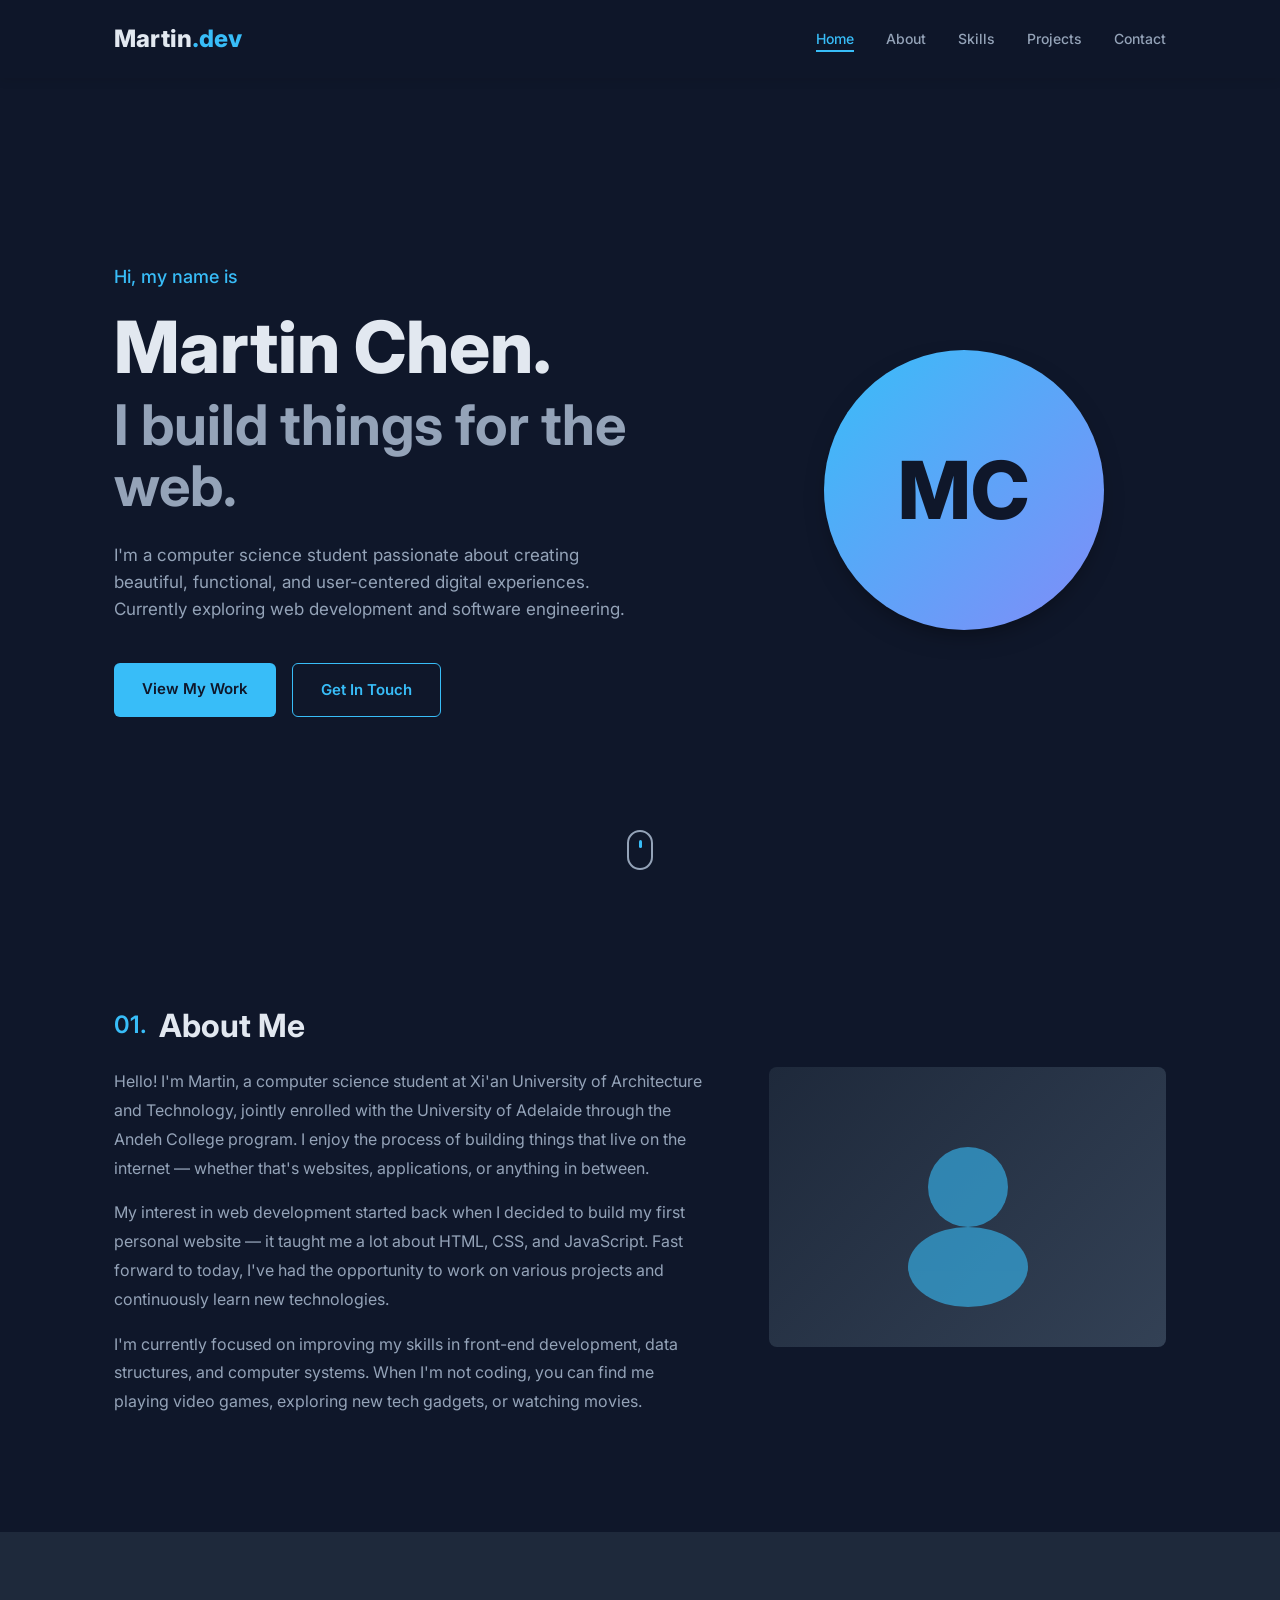
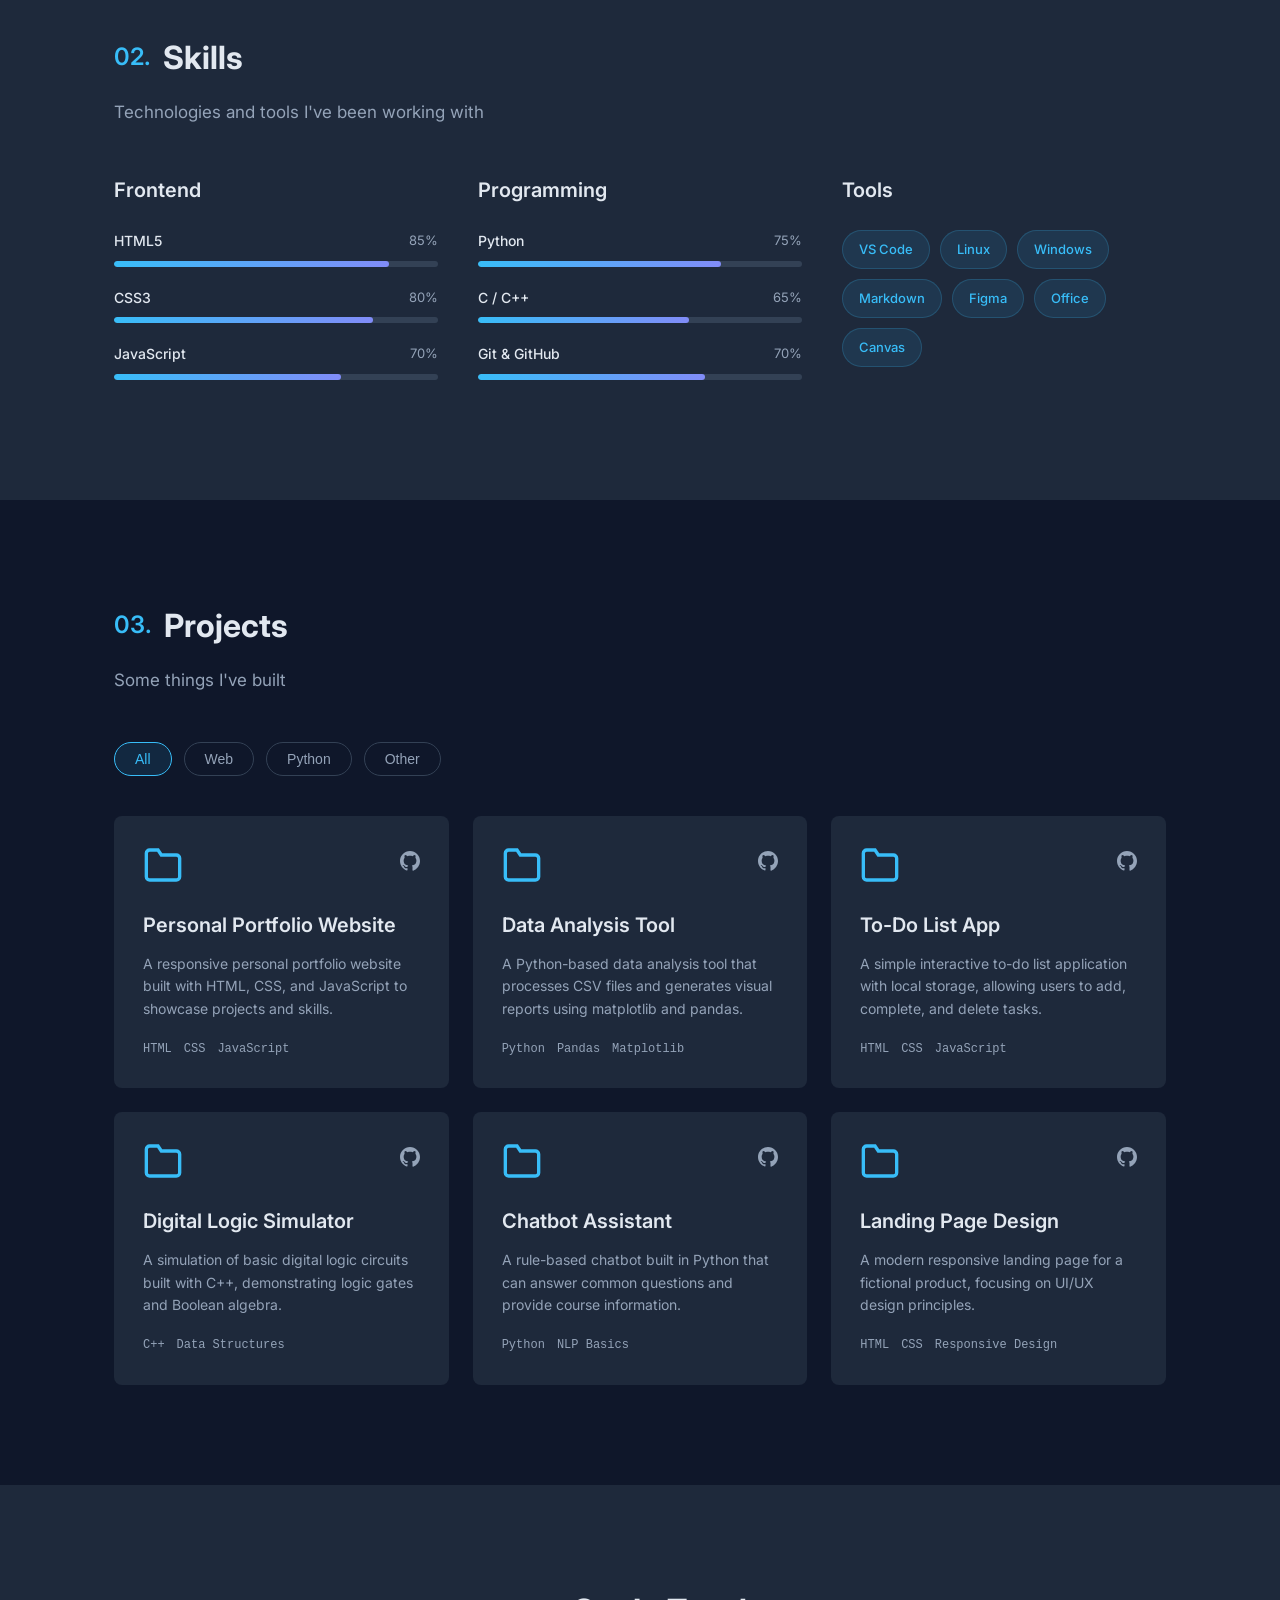
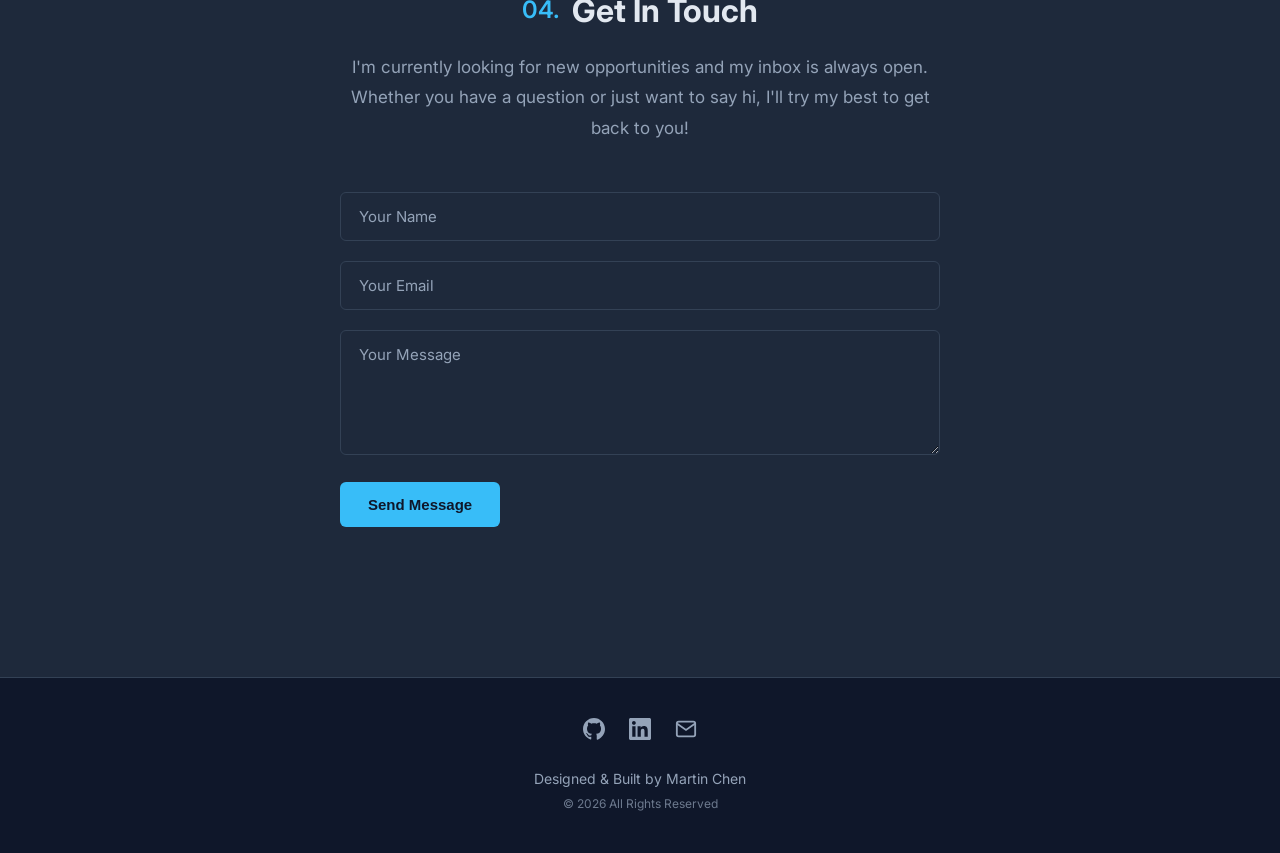
<file: index.html>
<!DOCTYPE html>
<html lang="en">
<head>
    <meta charset="UTF-8">
    <meta name="viewport" content="width=device-width, initial-scale=1.0">
    <title>Martin Chen | Portfolio</title>
    <link rel="stylesheet" href="style.css">
    <link rel="preconnect" href="https://fonts.googleapis.com">
    <link rel="preconnect" href="https://fonts.gstatic.com" crossorigin>
    <link href="https://fonts.googleapis.com/css2?family=Inter:wght@300;400;500;600;700;800&display=swap" rel="stylesheet">
</head>
<body>

    <!-- Navigation -->
    <nav class="navbar" id="navbar">
        <div class="nav-container">
            <a href="#home" class="nav-logo">Martin<span>.dev</span></a>
            <ul class="nav-menu" id="nav-menu">
                <li class="nav-item"><a href="#home" class="nav-link active">Home</a></li>
                <li class="nav-item"><a href="#about" class="nav-link">About</a></li>
                <li class="nav-item"><a href="#skills" class="nav-link">Skills</a></li>
                <li class="nav-item"><a href="#projects" class="nav-link">Projects</a></li>
                <li class="nav-item"><a href="#contact" class="nav-link">Contact</a></li>
            </ul>
            <div class="nav-toggle" id="nav-toggle">
                <span class="bar"></span>
                <span class="bar"></span>
                <span class="bar"></span>
            </div>
        </div>
    </nav>

    <!-- Hero Section -->
    <section id="home" class="hero">
        <div class="hero-container">
            <div class="hero-content">
                <p class="hero-greeting">Hi, my name is</p>
                <h1 class="hero-name">Martin Chen.</h1>
                <h2 class="hero-title">I build things for the web.</h2>
                <p class="hero-description">
                    I'm a computer science student passionate about creating
                    beautiful, functional, and user-centered digital experiences.
                    Currently exploring web development and software engineering.
                </p>
                <div class="hero-buttons">
                    <a href="#projects" class="btn btn-primary">View My Work</a>
                    <a href="#contact" class="btn btn-outline">Get In Touch</a>
                </div>
            </div>
            <div class="hero-visual">
                <div class="avatar-circle">
                    <span class="avatar-text">MC</span>
                </div>
            </div>
        </div>
        <div class="scroll-indicator">
            <div class="mouse">
                <div class="wheel"></div>
            </div>
        </div>
    </section>

    <!-- About Section -->
    <section id="about" class="section">
        <div class="container">
            <h2 class="section-title"><span class="section-number">01.</span> About Me</h2>
            <div class="about-content">
                <div class="about-text">
                    <p>
                        Hello! I'm Martin, a computer science student at Xi'an University of Architecture and Technology,
                        jointly enrolled with the University of Adelaide through the Andeh College program.
                        I enjoy the process of building things that live on the internet — whether that's websites,
                        applications, or anything in between.
                    </p>
                    <p>
                        My interest in web development started back when I decided to build my first personal website —
                        it taught me a lot about HTML, CSS, and JavaScript. Fast forward to today,
                        I've had the opportunity to work on various projects and continuously learn new technologies.
                    </p>
                    <p>
                        I'm currently focused on improving my skills in front-end development, data structures,
                        and computer systems. When I'm not coding, you can find me playing video games,
                        exploring new tech gadgets, or watching movies.
                    </p>
                </div>
                <div class="about-image">
                    <div class="image-frame">
                        <div class="image-placeholder">
                            <svg viewBox="0 0 200 200" xmlns="http://www.w3.org/2000/svg">
                                <circle cx="100" cy="80" r="40" fill="var(--accent)"/>
                                <ellipse cx="100" cy="160" rx="60" ry="40" fill="var(--accent)"/>
                            </svg>
                        </div>
                    </div>
                </div>
            </div>
        </div>
    </section>

    <!-- Skills Section -->
    <section id="skills" class="section section-alt">
        <div class="container">
            <h2 class="section-title"><span class="section-number">02.</span> Skills</h2>
            <p class="section-subtitle">Technologies and tools I've been working with</p>
            <div class="skills-grid">
                <div class="skill-category">
                    <h3 class="skill-category-title">Frontend</h3>
                    <div class="skill-item">
                        <div class="skill-header">
                            <span class="skill-name">HTML5</span>
                            <span class="skill-percent">85%</span>
                        </div>
                        <div class="skill-bar">
                            <div class="skill-progress" data-progress="85"></div>
                        </div>
                    </div>
                    <div class="skill-item">
                        <div class="skill-header">
                            <span class="skill-name">CSS3</span>
                            <span class="skill-percent">80%</span>
                        </div>
                        <div class="skill-bar">
                            <div class="skill-progress" data-progress="80"></div>
                        </div>
                    </div>
                    <div class="skill-item">
                        <div class="skill-header">
                            <span class="skill-name">JavaScript</span>
                            <span class="skill-percent">70%</span>
                        </div>
                        <div class="skill-bar">
                            <div class="skill-progress" data-progress="70"></div>
                        </div>
                    </div>
                </div>
                <div class="skill-category">
                    <h3 class="skill-category-title">Programming</h3>
                    <div class="skill-item">
                        <div class="skill-header">
                            <span class="skill-name">Python</span>
                            <span class="skill-percent">75%</span>
                        </div>
                        <div class="skill-bar">
                            <div class="skill-progress" data-progress="75"></div>
                        </div>
                    </div>
                    <div class="skill-item">
                        <div class="skill-header">
                            <span class="skill-name">C / C++</span>
                            <span class="skill-percent">65%</span>
                        </div>
                        <div class="skill-bar">
                            <div class="skill-progress" data-progress="65"></div>
                        </div>
                    </div>
                    <div class="skill-item">
                        <div class="skill-header">
                            <span class="skill-name">Git & GitHub</span>
                            <span class="skill-percent">70%</span>
                        </div>
                        <div class="skill-bar">
                            <div class="skill-progress" data-progress="70"></div>
                        </div>
                    </div>
                </div>
                <div class="skill-category">
                    <h3 class="skill-category-title">Tools</h3>
                    <div class="tool-tags">
                        <span class="tool-tag">VS Code</span>
                        <span class="tool-tag">Linux</span>
                        <span class="tool-tag">Windows</span>
                        <span class="tool-tag">Markdown</span>
                        <span class="tool-tag">Figma</span>
                        <span class="tool-tag">Office</span>
                        <span class="tool-tag">Canvas</span>
                    </div>
                </div>
            </div>
        </div>
    </section>

    <!-- Projects Section -->
    <section id="projects" class="section">
        <div class="container">
            <h2 class="section-title"><span class="section-number">03.</span> Projects</h2>
            <p class="section-subtitle">Some things I've built</p>

            <div class="project-filters">
                <button class="filter-btn active" data-filter="all">All</button>
                <button class="filter-btn" data-filter="web">Web</button>
                <button class="filter-btn" data-filter="python">Python</button>
                <button class="filter-btn" data-filter="other">Other</button>
            </div>

            <div class="projects-grid">
                <div class="project-card" data-category="web">
                    <div class="project-card-inner">
                        <div class="project-top">
                            <svg class="folder-icon" viewBox="0 0 24 24" fill="none" stroke="currentColor" stroke-width="2">
                                <path d="M22 19a2 2 0 0 1-2 2H4a2 2 0 0 1-2-2V5a2 2 0 0 1 2-2h5l2 3h9a2 2 0 0 1 2 2z"/>
                            </svg>
                            <div class="project-links">
                                <a href="#" class="project-link" aria-label="GitHub Link">
                                    <svg viewBox="0 0 24 24" fill="currentColor" width="20" height="20">
                                        <path d="M12 0C5.37 0 0 5.37 0 12c0 5.31 3.435 9.795 8.205 11.385.6.105.825-.255.825-.57 0-.285-.015-1.23-.015-2.235-3.015.555-3.795-.735-4.035-1.41-.135-.345-.72-1.41-1.23-1.695-.42-.225-1.02-.78-.015-.795.945-.015 1.62.87 1.845 1.23 1.08 1.815 2.805 1.305 3.495.99.105-.78.42-1.305.765-1.605-2.67-.3-5.46-1.335-5.46-5.925 0-1.305.465-2.385 1.23-3.225-.12-.3-.54-1.53.12-3.18 0 0 1.005-.315 3.3 1.23.96-.27 1.98-.405 3-.405s2.04.135 3 .405c2.295-1.56 3.3-1.23 3.3-1.23.66 1.65.24 2.88.12 3.18.765.84 1.23 1.905 1.23 3.225 0 4.605-2.805 5.625-5.475 5.925.435.375.81 1.14.81 2.325 0 1.68-.015 3.03-.015 3.45 0 .315.225.69.825.57C20.565 21.795 24 17.295 24 12c0-6.63-5.37-12-12-12z"/>
                                    </svg>
                                </a>
                            </div>
                        </div>
                        <h3 class="project-title">Personal Portfolio Website</h3>
                        <p class="project-description">
                            A responsive personal portfolio website built with HTML, CSS, and JavaScript
                            to showcase projects and skills.
                        </p>
                        <ul class="project-tech">
                            <li>HTML</li>
                            <li>CSS</li>
                            <li>JavaScript</li>
                        </ul>
                    </div>
                </div>

                <div class="project-card" data-category="python">
                    <div class="project-card-inner">
                        <div class="project-top">
                            <svg class="folder-icon" viewBox="0 0 24 24" fill="none" stroke="currentColor" stroke-width="2">
                                <path d="M22 19a2 2 0 0 1-2 2H4a2 2 0 0 1-2-2V5a2 2 0 0 1 2-2h5l2 3h9a2 2 0 0 1 2 2z"/>
                            </svg>
                            <div class="project-links">
                                <a href="#" class="project-link" aria-label="GitHub Link">
                                    <svg viewBox="0 0 24 24" fill="currentColor" width="20" height="20">
                                        <path d="M12 0C5.37 0 0 5.37 0 12c0 5.31 3.435 9.795 8.205 11.385.6.105.825-.255.825-.57 0-.285-.015-1.23-.015-2.235-3.015.555-3.795-.735-4.035-1.41-.135-.345-.72-1.41-1.23-1.695-.42-.225-1.02-.78-.015-.795.945-.015 1.62.87 1.845 1.23 1.08 1.815 2.805 1.305 3.495.99.105-.78.42-1.305.765-1.605-2.67-.3-5.46-1.335-5.46-5.925 0-1.305.465-2.385 1.23-3.225-.12-.3-.54-1.53.12-3.18 0 0 1.005-.315 3.3 1.23.96-.27 1.98-.405 3-.405s2.04.135 3 .405c2.295-1.56 3.3-1.23 3.3-1.23.66 1.65.24 2.88.12 3.18.765.84 1.23 1.905 1.23 3.225 0 4.605-2.805 5.625-5.475 5.925.435.375.81 1.14.81 2.325 0 1.68-.015 3.03-.015 3.45 0 .315.225.69.825.57C20.565 21.795 24 17.295 24 12c0-6.63-5.37-12-12-12z"/>
                                    </svg>
                                </a>
                            </div>
                        </div>
                        <h3 class="project-title">Data Analysis Tool</h3>
                        <p class="project-description">
                            A Python-based data analysis tool that processes CSV files and generates
                            visual reports using matplotlib and pandas.
                        </p>
                        <ul class="project-tech">
                            <li>Python</li>
                            <li>Pandas</li>
                            <li>Matplotlib</li>
                        </ul>
                    </div>
                </div>

                <div class="project-card" data-category="web">
                    <div class="project-card-inner">
                        <div class="project-top">
                            <svg class="folder-icon" viewBox="0 0 24 24" fill="none" stroke="currentColor" stroke-width="2">
                                <path d="M22 19a2 2 0 0 1-2 2H4a2 2 0 0 1-2-2V5a2 2 0 0 1 2-2h5l2 3h9a2 2 0 0 1 2 2z"/>
                            </svg>
                            <div class="project-links">
                                <a href="#" class="project-link" aria-label="GitHub Link">
                                    <svg viewBox="0 0 24 24" fill="currentColor" width="20" height="20">
                                        <path d="M12 0C5.37 0 0 5.37 0 12c0 5.31 3.435 9.795 8.205 11.385.6.105.825-.255.825-.57 0-.285-.015-1.23-.015-2.235-3.015.555-3.795-.735-4.035-1.41-.135-.345-.72-1.41-1.23-1.695-.42-.225-1.02-.78-.015-.795.945-.015 1.62.87 1.845 1.23 1.08 1.815 2.805 1.305 3.495.99.105-.78.42-1.305.765-1.605-2.67-.3-5.46-1.335-5.46-5.925 0-1.305.465-2.385 1.23-3.225-.12-.3-.54-1.53.12-3.18 0 0 1.005-.315 3.3 1.23.96-.27 1.98-.405 3-.405s2.04.135 3 .405c2.295-1.56 3.3-1.23 3.3-1.23.66 1.65.24 2.88.12 3.18.765.84 1.23 1.905 1.23 3.225 0 4.605-2.805 5.625-5.475 5.925.435.375.81 1.14.81 2.325 0 1.68-.015 3.03-.015 3.45 0 .315.225.69.825.57C20.565 21.795 24 17.295 24 12c0-6.63-5.37-12-12-12z"/>
                                    </svg>
                                </a>
                            </div>
                        </div>
                        <h3 class="project-title">To-Do List App</h3>
                        <p class="project-description">
                            A simple interactive to-do list application with local storage,
                            allowing users to add, complete, and delete tasks.
                        </p>
                        <ul class="project-tech">
                            <li>HTML</li>
                            <li>CSS</li>
                            <li>JavaScript</li>
                        </ul>
                    </div>
                </div>

                <div class="project-card" data-category="other">
                    <div class="project-card-inner">
                        <div class="project-top">
                            <svg class="folder-icon" viewBox="0 0 24 24" fill="none" stroke="currentColor" stroke-width="2">
                                <path d="M22 19a2 2 0 0 1-2 2H4a2 2 0 0 1-2-2V5a2 2 0 0 1 2-2h5l2 3h9a2 2 0 0 1 2 2z"/>
                            </svg>
                            <div class="project-links">
                                <a href="#" class="project-link" aria-label="GitHub Link">
                                    <svg viewBox="0 0 24 24" fill="currentColor" width="20" height="20">
                                        <path d="M12 0C5.37 0 0 5.37 0 12c0 5.31 3.435 9.795 8.205 11.385.6.105.825-.255.825-.57 0-.285-.015-1.23-.015-2.235-3.015.555-3.795-.735-4.035-1.41-.135-.345-.72-1.41-1.23-1.695-.42-.225-1.02-.78-.015-.795.945-.015 1.62.87 1.845 1.23 1.08 1.815 2.805 1.305 3.495.99.105-.78.42-1.305.765-1.605-2.67-.3-5.46-1.335-5.46-5.925 0-1.305.465-2.385 1.23-3.225-.12-.3-.54-1.53.12-3.18 0 0 1.005-.315 3.3 1.23.96-.27 1.98-.405 3-.405s2.04.135 3 .405c2.295-1.56 3.3-1.23 3.3-1.23.66 1.65.24 2.88.12 3.18.765.84 1.23 1.905 1.23 3.225 0 4.605-2.805 5.625-5.475 5.925.435.375.81 1.14.81 2.325 0 1.68-.015 3.03-.015 3.45 0 .315.225.69.825.57C20.565 21.795 24 17.295 24 12c0-6.63-5.37-12-12-12z"/>
                                    </svg>
                                </a>
                            </div>
                        </div>
                        <h3 class="project-title">Digital Logic Simulator</h3>
                        <p class="project-description">
                            A simulation of basic digital logic circuits built with C++,
                            demonstrating logic gates and Boolean algebra.
                        </p>
                        <ul class="project-tech">
                            <li>C++</li>
                            <li>Data Structures</li>
                        </ul>
                    </div>
                </div>

                <div class="project-card" data-category="python">
                    <div class="project-card-inner">
                        <div class="project-top">
                            <svg class="folder-icon" viewBox="0 0 24 24" fill="none" stroke="currentColor" stroke-width="2">
                                <path d="M22 19a2 2 0 0 1-2 2H4a2 2 0 0 1-2-2V5a2 2 0 0 1 2-2h5l2 3h9a2 2 0 0 1 2 2z"/>
                            </svg>
                            <div class="project-links">
                                <a href="#" class="project-link" aria-label="GitHub Link">
                                    <svg viewBox="0 0 24 24" fill="currentColor" width="20" height="20">
                                        <path d="M12 0C5.37 0 0 5.37 0 12c0 5.31 3.435 9.795 8.205 11.385.6.105.825-.255.825-.57 0-.285-.015-1.23-.015-2.235-3.015.555-3.795-.735-4.035-1.41-.135-.345-.72-1.41-1.23-1.695-.42-.225-1.02-.78-.015-.795.945-.015 1.62.87 1.845 1.23 1.08 1.815 2.805 1.305 3.495.99.105-.78.42-1.305.765-1.605-2.67-.3-5.46-1.335-5.46-5.925 0-1.305.465-2.385 1.23-3.225-.12-.3-.54-1.53.12-3.18 0 0 1.005-.315 3.3 1.23.96-.27 1.98-.405 3-.405s2.04.135 3 .405c2.295-1.56 3.3-1.23 3.3-1.23.66 1.65.24 2.88.12 3.18.765.84 1.23 1.905 1.23 3.225 0 4.605-2.805 5.625-5.475 5.925.435.375.81 1.14.81 2.325 0 1.68-.015 3.03-.015 3.45 0 .315.225.69.825.57C20.565 21.795 24 17.295 24 12c0-6.63-5.37-12-12-12z"/>
                                    </svg>
                                </a>
                            </div>
                        </div>
                        <h3 class="project-title">Chatbot Assistant</h3>
                        <p class="project-description">
                            A rule-based chatbot built in Python that can answer common questions
                            and provide course information.
                        </p>
                        <ul class="project-tech">
                            <li>Python</li>
                            <li>NLP Basics</li>
                        </ul>
                    </div>
                </div>

                <div class="project-card" data-category="web">
                    <div class="project-card-inner">
                        <div class="project-top">
                            <svg class="folder-icon" viewBox="0 0 24 24" fill="none" stroke="currentColor" stroke-width="2">
                                <path d="M22 19a2 2 0 0 1-2 2H4a2 2 0 0 1-2-2V5a2 2 0 0 1 2-2h5l2 3h9a2 2 0 0 1 2 2z"/>
                            </svg>
                            <div class="project-links">
                                <a href="#" class="project-link" aria-label="GitHub Link">
                                    <svg viewBox="0 0 24 24" fill="currentColor" width="20" height="20">
                                        <path d="M12 0C5.37 0 0 5.37 0 12c0 5.31 3.435 9.795 8.205 11.385.6.105.825-.255.825-.57 0-.285-.015-1.23-.015-2.235-3.015.555-3.795-.735-4.035-1.41-.135-.345-.72-1.41-1.23-1.695-.42-.225-1.02-.78-.015-.795.945-.015 1.62.87 1.845 1.23 1.08 1.815 2.805 1.305 3.495.99.105-.78.42-1.305.765-1.605-2.67-.3-5.46-1.335-5.46-5.925 0-1.305.465-2.385 1.23-3.225-.12-.3-.54-1.53.12-3.18 0 0 1.005-.315 3.3 1.23.96-.27 1.98-.405 3-.405s2.04.135 3 .405c2.295-1.56 3.3-1.23 3.3-1.23.66 1.65.24 2.88.12 3.18.765.84 1.23 1.905 1.23 3.225 0 4.605-2.805 5.625-5.475 5.925.435.375.81 1.14.81 2.325 0 1.68-.015 3.03-.015 3.45 0 .315.225.69.825.57C20.565 21.795 24 17.295 24 12c0-6.63-5.37-12-12-12z"/>
                                    </svg>
                                </a>
                            </div>
                        </div>
                        <h3 class="project-title">Landing Page Design</h3>
                        <p class="project-description">
                            A modern responsive landing page for a fictional product,
                            focusing on UI/UX design principles.
                        </p>
                        <ul class="project-tech">
                            <li>HTML</li>
                            <li>CSS</li>
                            <li>Responsive Design</li>
                        </ul>
                    </div>
                </div>
            </div>
        </div>
    </section>

    <!-- Contact Section -->
    <section id="contact" class="section section-alt">
        <div class="container">
            <h2 class="section-title section-title-center"><span class="section-number">04.</span> Get In Touch</h2>
            <p class="contact-description">
                I'm currently looking for new opportunities and my inbox is always open.
                Whether you have a question or just want to say hi, I'll try my best to get back to you!
            </p>
            <div class="contact-form-container">
                <form class="contact-form" id="contact-form">
                    <div class="form-group">
                        <input type="text" id="name" name="name" placeholder="Your Name" required>
                    </div>
                    <div class="form-group">
                        <input type="email" id="email" name="email" placeholder="Your Email" required>
                    </div>
                    <div class="form-group">
                        <textarea id="message" name="message" rows="5" placeholder="Your Message" required></textarea>
                    </div>
                    <button type="submit" class="btn btn-primary btn-submit">Send Message</button>
                    <p class="form-status" id="form-status"></p>
                </form>
            </div>
        </div>
    </section>

    <!-- Footer -->
    <footer class="footer">
        <div class="footer-container">
            <div class="social-links">
                <a href="#" class="social-link" aria-label="GitHub">
                    <svg viewBox="0 0 24 24" fill="currentColor" width="22" height="22">
                        <path d="M12 0C5.37 0 0 5.37 0 12c0 5.31 3.435 9.795 8.205 11.385.6.105.825-.255.825-.57 0-.285-.015-1.23-.015-2.235-3.015.555-3.795-.735-4.035-1.41-.135-.345-.72-1.41-1.23-1.695-.42-.225-1.02-.78-.015-.795.945-.015 1.62.87 1.845 1.23 1.08 1.815 2.805 1.305 3.495.99.105-.78.42-1.305.765-1.605-2.67-.3-5.46-1.335-5.46-5.925 0-1.305.465-2.385 1.23-3.225-.12-.3-.54-1.53.12-3.18 0 0 1.005-.315 3.3 1.23.96-.27 1.98-.405 3-.405s2.04.135 3 .405c2.295-1.56 3.3-1.23 3.3-1.23.66 1.65.24 2.88.12 3.18.765.84 1.23 1.905 1.23 3.225 0 4.605-2.805 5.625-5.475 5.925.435.375.81 1.14.81 2.325 0 1.68-.015 3.03-.015 3.45 0 .315.225.69.825.57C20.565 21.795 24 17.295 24 12c0-6.63-5.37-12-12-12z"/>
                    </svg>
                </a>
                <a href="#" class="social-link" aria-label="LinkedIn">
                    <svg viewBox="0 0 24 24" fill="currentColor" width="22" height="22">
                        <path d="M20.447 20.452h-3.554v-5.569c0-1.328-.027-3.037-1.852-3.037-1.853 0-2.136 1.445-2.136 2.939v5.667H9.351V9h3.414v1.561h.046c.477-.9 1.637-1.85 3.37-1.85 3.601 0 4.267 2.37 4.267 5.455v6.286zM5.337 7.433c-1.144 0-2.063-.926-2.063-2.065 0-1.138.92-2.063 2.063-2.063 1.14 0 2.064.925 2.064 2.063 0 1.139-.925 2.065-2.064 2.065zm1.782 13.019H3.555V9h3.564v11.452zM22.225 0H1.771C.792 0 0 .774 0 1.729v20.542C0 23.227.792 24 1.771 24h20.451C23.2 24 24 23.227 24 22.271V1.729C24 .774 23.2 0 22.222 0h.003z"/>
                    </svg>
                </a>
                <a href="#" class="social-link" aria-label="Email">
                    <svg viewBox="0 0 24 24" fill="none" stroke="currentColor" stroke-width="2" width="22" height="22">
                        <path d="M4 4h16c1.1 0 2 .9 2 2v12c0 1.1-.9 2-2 2H4c-1.1 0-2-.9-2-2V6c0-1.1.9-2 2-2z"/>
                        <polyline points="22,6 12,13 2,6"/>
                    </svg>
                </a>
            </div>
            <p class="footer-text">Designed & Built by Martin Chen</p>
            <p class="footer-year">&copy; 2026 All Rights Reserved</p>
        </div>
    </footer>

    <script src="script.js"></script>
</body>
</html>
</file>
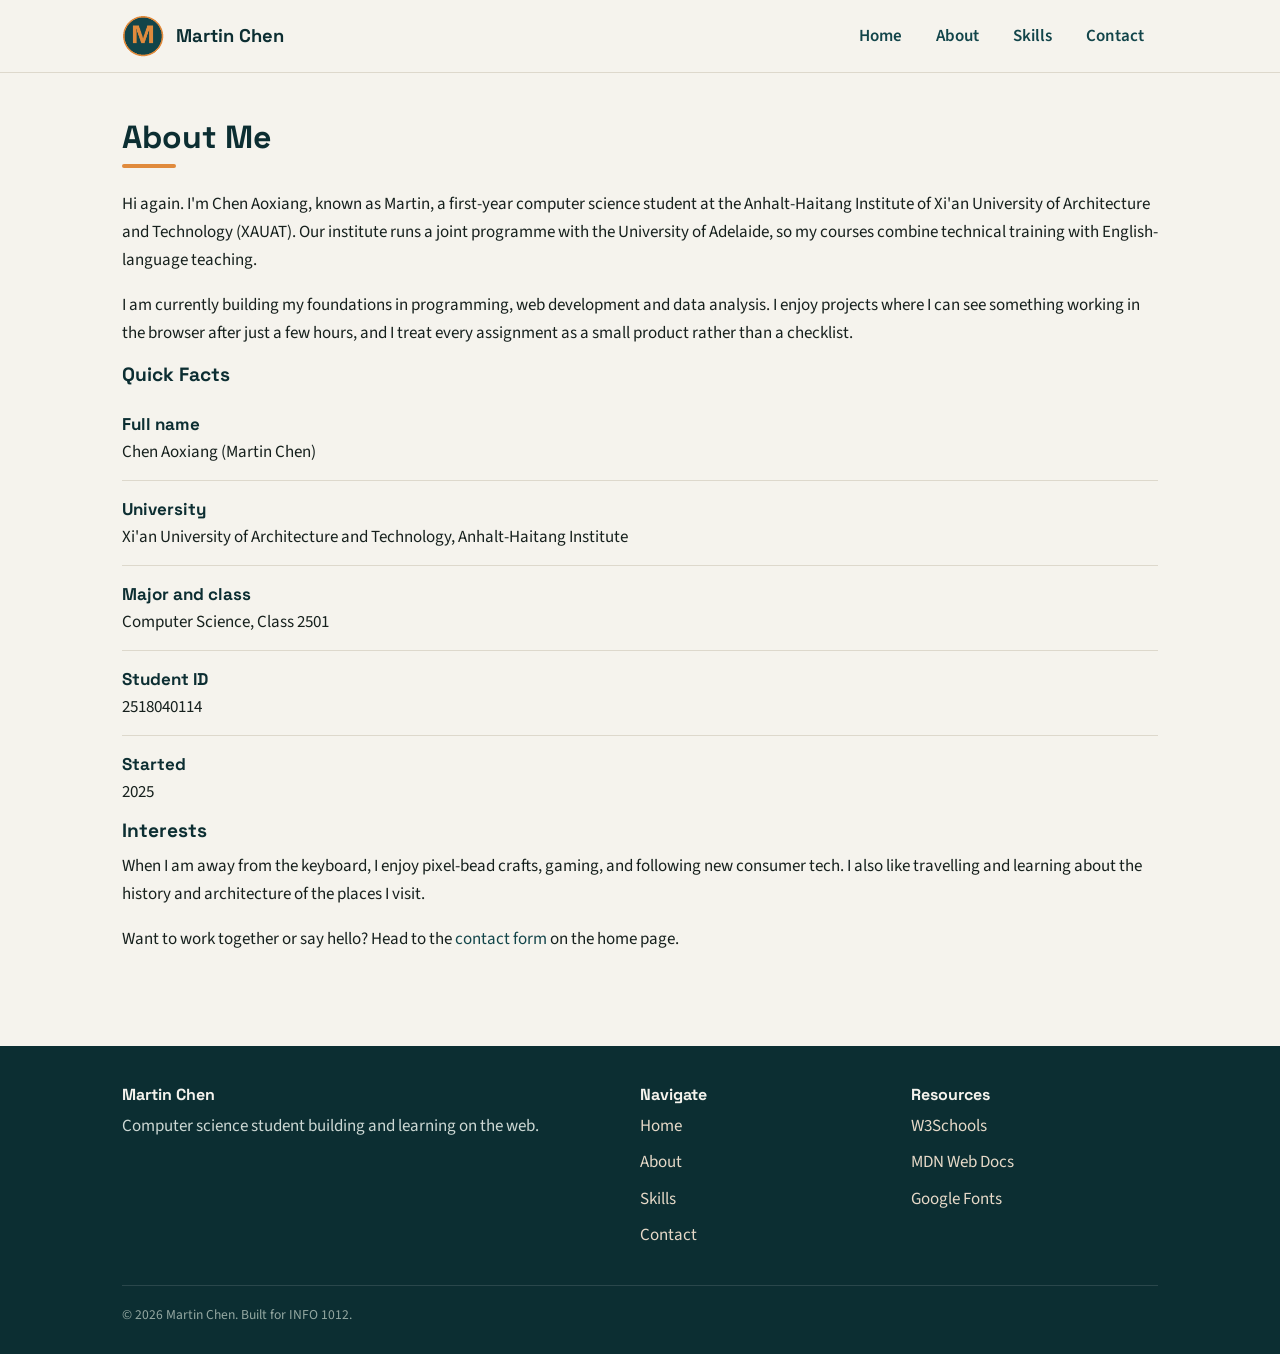
<file: about.html>
<!DOCTYPE html>
<html lang="en">
<head>
  <meta charset="UTF-8">
  <meta name="viewport" content="width=device-width, initial-scale=1">
  <title>About | Martin Chen</title>
  <link rel="icon" type="image/png" href="images/logo.png">

  <!-- Google Fonts: Space Grotesk (headings) + Source Sans 3 (body) -->
  <link rel="preconnect" href="https://fonts.googleapis.com">
  <link rel="preconnect" href="https://fonts.gstatic.com" crossorigin>
  <link href="https://fonts.googleapis.com/css2?family=Source+Sans+3:wght@400;600;700&family=Space+Grotesk:wght@500;600;700&display=swap" rel="stylesheet">

  <link rel="stylesheet" href="css/styles.css">
</head>
<body>

  <!-- ================= Header with navigation ================= -->
  <header class="site-header">
    <div class="container nav-bar">
      <a class="brand" href="index.html">
        <img src="images/logo.png" alt="Martin Chen logo">
        <span>Martin Chen</span>
      </a>
      <nav>
        <ul class="nav-links">
          <li><a href="index.html">Home</a></li>
          <li><a href="about.html">About</a></li>
          <li><a href="index.html#skills">Skills</a></li>
          <li><a href="index.html#contact">Contact</a></li>
        </ul>
      </nav>
    </div>
  </header>

  <main>
    <!-- ================= About detail ================= -->
    <section class="section">
      <div class="container">
        <h2>About Me</h2>
        <p>
          Hi again. I'm Chen Aoxiang, known as Martin, a first-year computer
          science student at the Anhalt-Haitang Institute of Xi'an University of
          Architecture and Technology (XAUAT). Our institute runs a joint
          programme with the University of Adelaide, so my courses combine
          technical training with English-language teaching.
        </p>
        <p>
          I am currently building my foundations in programming, web development
          and data analysis. I enjoy projects where I can see something working
          in the browser after just a few hours, and I treat every assignment as
          a small product rather than a checklist.
        </p>

        <h3>Quick Facts</h3>
        <ul class="fact-list">
          <li>
            <strong>Full name</strong>
            Chen Aoxiang (Martin Chen)
          </li>
          <li>
            <strong>University</strong>
            Xi'an University of Architecture and Technology, Anhalt-Haitang Institute
          </li>
          <li>
            <strong>Major and class</strong>
            Computer Science, Class 2501
          </li>
          <li>
            <strong>Student ID</strong>
            2518040114
          </li>
          <li>
            <strong>Started</strong>
            2025
          </li>
        </ul>

        <h3>Interests</h3>
        <p>
          When I am away from the keyboard, I enjoy pixel-bead crafts, gaming,
          and following new consumer tech. I also like travelling and learning
          about the history and architecture of the places I visit.
        </p>

        <p>
          Want to work together or say hello? Head to the
          <a href="index.html#contact">contact form</a> on the home page.
        </p>
      </div>
    </section>
  </main>

  <!-- ================= Footer with links ================= -->
  <footer class="site-footer">
    <div class="container">
      <div class="footer-grid">
        <div>
          <h3>Martin Chen</h3>
          <p>Computer science student building and learning on the web.</p>
        </div>
        <div>
          <h3>Navigate</h3>
          <ul class="footer-links">
            <li><a href="index.html">Home</a></li>
            <li><a href="about.html">About</a></li>
            <li><a href="index.html#skills">Skills</a></li>
            <li><a href="index.html#contact">Contact</a></li>
          </ul>
        </div>
        <div>
          <h3>Resources</h3>
          <ul class="footer-links">
            <li><a href="https://www.w3schools.com/" target="_blank" rel="noopener">W3Schools</a></li>
            <li><a href="https://developer.mozilla.org/" target="_blank" rel="noopener">MDN Web Docs</a></li>
            <li><a href="https://fonts.google.com/" target="_blank" rel="noopener">Google Fonts</a></li>
          </ul>
        </div>
      </div>
      <div class="footer-bottom">
        &copy; 2026 Martin Chen. Built for INFO 1012.
      </div>
    </div>
  </footer>

</body>
</html>
</file>
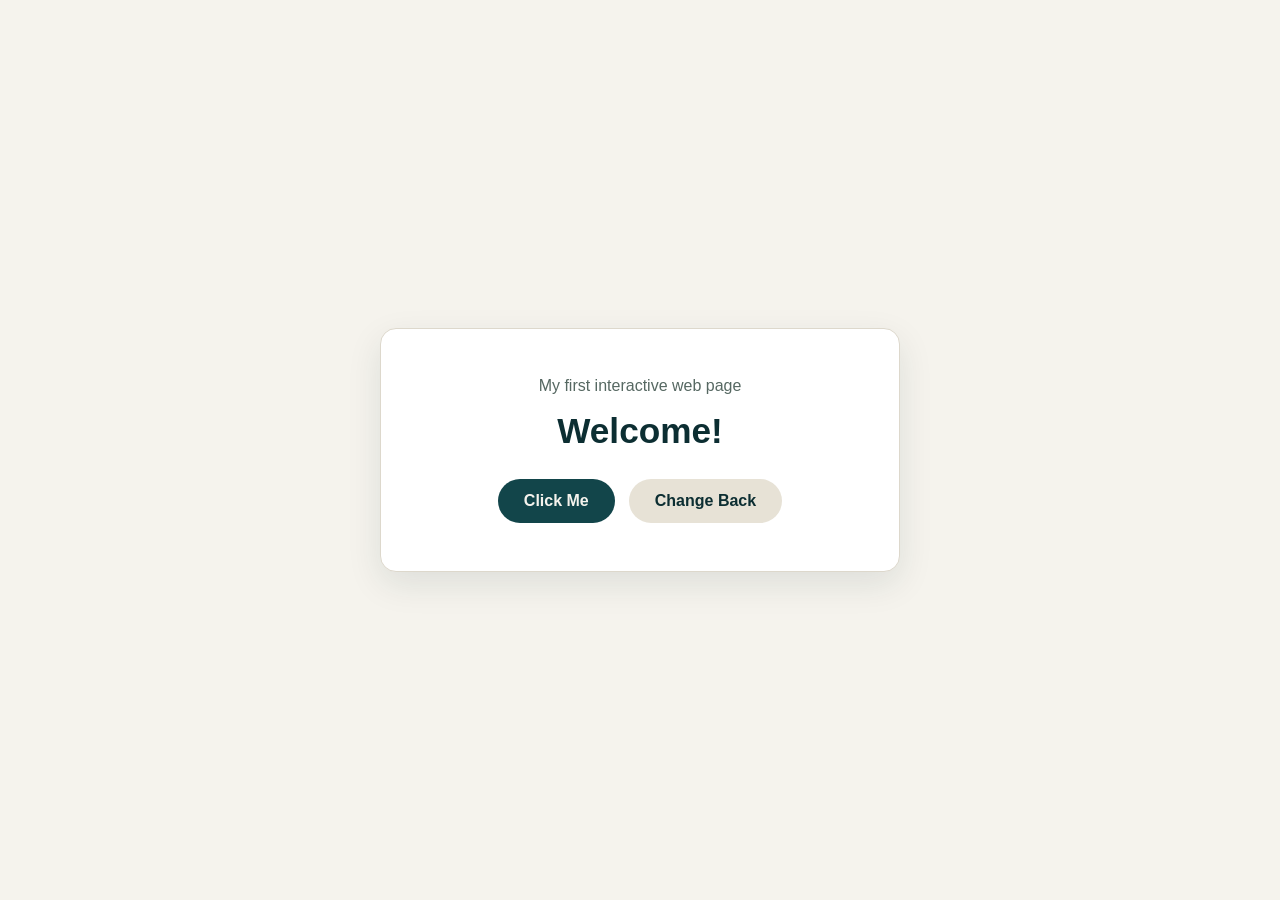
<file: mypage.html>
<!DOCTYPE html>
<html lang="en">
<head>
  <meta charset="UTF-8">
  <meta name="viewport" content="width=device-width, initial-scale=1">
  <title>Make a Web Page Interactive</title>
  <link rel="icon" type="image/svg+xml" href="data:image/svg+xml,%3Csvg xmlns='http://www.w3.org/2000/svg' viewBox='0 0 64 64'%3E%3Crect width='64' height='64' rx='14' fill='%2312454a'/%3E%3Ctext x='32' y='44' font-size='34' font-family='sans-serif' font-weight='bold' text-anchor='middle' fill='%23e08a3c'%3EM%3C/text%3E%3C/svg%3E">
  <style>
    :root {
      --primary: #12454a;
      --primary-dark: #0c2e32;
      --accent: #e08a3c;
      --paper: #f5f3ed;
      --ink: #16201d;
      --muted: #566862;
    }

    * { box-sizing: border-box; }

    body {
      margin: 0;
      min-height: 100vh;
      display: flex;
      align-items: center;
      justify-content: center;
      background: var(--paper);
      color: var(--ink);
      font-family: "Segoe UI", Arial, sans-serif;
      padding: 24px;
    }

    .card {
      background: #fff;
      border: 1px solid #ddd8cc;
      border-radius: 16px;
      box-shadow: 0 12px 34px rgba(18, 46, 50, 0.1);
      padding: 48px 40px;
      text-align: center;
      max-width: 520px;
      width: 100%;
    }

    .card p {
      color: var(--muted);
      margin-top: 0;
    }

    /* Step 2: the heading we will change with JavaScript */
    #myHeading {
      font-size: 2.2rem;
      color: var(--primary-dark);
      margin: 10px 0 28px;
      transition: color 0.25s ease;
    }

    .buttons {
      display: flex;
      gap: 14px;
      justify-content: center;
      flex-wrap: wrap;
    }

    /* Step 3: the button */
    button {
      font-size: 1rem;
      font-weight: 600;
      padding: 13px 26px;
      border: none;
      border-radius: 999px;
      cursor: pointer;
      transition: background 0.2s ease, transform 0.1s ease;
    }

    button:active { transform: translateY(1px); }

    #myButton {
      background: var(--primary);
      color: var(--paper);
    }

    #myButton:hover { background: var(--accent); color: #fff; }

    /* Bonus step 9: second button */
    #resetButton {
      background: #e7e2d6;
      color: var(--primary-dark);
    }

    #resetButton:hover { background: var(--line); }

    button:focus-visible {
      outline: 3px solid var(--accent);
      outline-offset: 2px;
    }
  </style>
</head>
<body>

  <main class="card">
    <p>My first interactive web page</p>

    <!-- Step 2: add a heading -->
    <h1 id="myHeading">Welcome!</h1>

    <!-- Step 3: add a button -->
    <div class="buttons">
      <button id="myButton" type="button">Click Me</button>
      <!-- Bonus step 9: second button that changes it back -->
      <button id="resetButton" type="button">Change Back</button>
    </div>
  </main>

  <!-- Step 4: script section placed right before </body> -->
  <script>
    // Step 5: use document.getElementById to find the elements
    const heading = document.getElementById("myHeading");
    const button = document.getElementById("myButton");
    const resetButton = document.getElementById("resetButton");

    // Store the original values so the second button can restore them
    const originalText = "Welcome!";
    const originalColor = "#0c2e32";

    // Step 6 & 7: listen for 'click' events, then change the heading text
    button.addEventListener("click", function () {
      heading.textContent = "Boom! The page is alive!";

      // Bonus step 8: change the heading colour too
      heading.style.color = "#e08a3c";
    });

    // Bonus step 9: the second button changes everything back
    resetButton.addEventListener("click", function () {
      heading.textContent = originalText;
      heading.style.color = originalColor;
    });
  </script>

</body>
</html>
</file>
<file: style.css>
/* ============================================
   CSS Variables
   ============================================ */
:root {
    --bg-primary: #0f172a;
    --bg-secondary: #1e293b;
    --bg-card: #1e293b;
    --text-primary: #e2e8f0;
    --text-secondary: #94a3b8;
    --accent: #38bdf8;
    --accent-hover: #0ea5e9;
    --border: #334155;
    --shadow: 0 10px 30px -15px rgba(0, 0, 0, 0.7);
    --font-main: 'Inter', -apple-system, BlinkMacSystemFont, 'Segoe UI', sans-serif;
    --transition: all 0.3s cubic-bezier(0.645, 0.045, 0.355, 1);
}

/* ============================================
   Reset & Base
   ============================================ */
* {
    margin: 0;
    padding: 0;
    box-sizing: border-box;
}

html {
    scroll-behavior: smooth;
    scroll-padding-top: 80px;
}

body {
    font-family: var(--font-main);
    background-color: var(--bg-primary);
    color: var(--text-primary);
    line-height: 1.6;
    font-size: 16px;
}

a {
    text-decoration: none;
    color: var(--accent);
    transition: var(--transition);
}

ul {
    list-style: none;
}

img {
    max-width: 100%;
    display: block;
}

.container {
    max-width: 1100px;
    margin: 0 auto;
    padding: 0 24px;
}

/* ============================================
   Navigation
   ============================================ */
.navbar {
    position: fixed;
    top: 0;
    left: 0;
    width: 100%;
    background-color: rgba(15, 23, 42, 0.85);
    backdrop-filter: blur(10px);
    z-index: 1000;
    padding: 20px 0;
    transition: var(--transition);
    box-shadow: 0 2px 10px rgba(0, 0, 0, 0.1);
}

.navbar.scrolled {
    padding: 12px 0;
    box-shadow: 0 4px 20px rgba(0, 0, 0, 0.3);
}

.nav-container {
    max-width: 1100px;
    margin: 0 auto;
    padding: 0 24px;
    display: flex;
    justify-content: space-between;
    align-items: center;
}

.nav-logo {
    font-size: 24px;
    font-weight: 800;
    color: var(--text-primary);
}

.nav-logo span {
    color: var(--accent);
}

.nav-menu {
    display: flex;
    gap: 32px;
}

.nav-link {
    color: var(--text-secondary);
    font-size: 14px;
    font-weight: 500;
    position: relative;
}

.nav-link:hover,
.nav-link.active {
    color: var(--accent);
}

.nav-link::after {
    content: '';
    position: absolute;
    bottom: -5px;
    left: 0;
    width: 0;
    height: 2px;
    background-color: var(--accent);
    transition: var(--transition);
}

.nav-link:hover::after,
.nav-link.active::after {
    width: 100%;
}

.nav-toggle {
    display: none;
    flex-direction: column;
    gap: 5px;
    cursor: pointer;
}

.bar {
    width: 25px;
    height: 2px;
    background-color: var(--text-primary);
    transition: var(--transition);
}

/* ============================================
   Hero Section
   ============================================ */
.hero {
    min-height: 100vh;
    display: flex;
    align-items: center;
    padding-top: 80px;
    position: relative;
}

.hero-container {
    max-width: 1100px;
    margin: 0 auto;
    padding: 0 24px;
    display: grid;
    grid-template-columns: 1.5fr 1fr;
    gap: 40px;
    align-items: center;
}

.hero-greeting {
    color: var(--accent);
    font-size: 18px;
    font-weight: 500;
    margin-bottom: 16px;
}

.hero-name {
    font-size: clamp(40px, 8vw, 72px);
    font-weight: 800;
    line-height: 1.1;
    margin-bottom: 8px;
    color: var(--text-primary);
}

.hero-title {
    font-size: clamp(28px, 5vw, 56px);
    font-weight: 700;
    line-height: 1.1;
    color: var(--text-secondary);
    margin-bottom: 24px;
}

.hero-description {
    max-width: 540px;
    color: var(--text-secondary);
    font-size: 17px;
    margin-bottom: 40px;
}

.hero-buttons {
    display: flex;
    gap: 16px;
    flex-wrap: wrap;
}

.btn {
    display: inline-block;
    padding: 14px 28px;
    border-radius: 6px;
    font-size: 15px;
    font-weight: 600;
    cursor: pointer;
    border: none;
    transition: var(--transition);
}

.btn-primary {
    background-color: var(--accent);
    color: var(--bg-primary);
}

.btn-primary:hover {
    background-color: var(--accent-hover);
    transform: translateY(-2px);
    box-shadow: 0 8px 20px rgba(56, 189, 248, 0.3);
}

.btn-outline {
    background-color: transparent;
    color: var(--accent);
    border: 1px solid var(--accent);
}

.btn-outline:hover {
    background-color: rgba(56, 189, 248, 0.1);
    transform: translateY(-2px);
}

.hero-visual {
    display: flex;
    justify-content: center;
    align-items: center;
}

.avatar-circle {
    width: 280px;
    height: 280px;
    border-radius: 50%;
    background: linear-gradient(135deg, var(--accent) 0%, #818cf8 100%);
    display: flex;
    align-items: center;
    justify-content: center;
    box-shadow: var(--shadow);
    animation: float 6s ease-in-out infinite;
}

.avatar-text {
    font-size: 80px;
    font-weight: 800;
    color: var(--bg-primary);
}

@keyframes float {
    0%, 100% { transform: translateY(0); }
    50% { transform: translateY(-20px); }
}

.scroll-indicator {
    position: absolute;
    bottom: 30px;
    left: 50%;
    transform: translateX(-50%);
}

.mouse {
    width: 26px;
    height: 40px;
    border: 2px solid var(--text-secondary);
    border-radius: 20px;
    display: flex;
    justify-content: center;
    padding-top: 8px;
}

.wheel {
    width: 3px;
    height: 8px;
    background-color: var(--accent);
    border-radius: 2px;
    animation: scroll 2s ease infinite;
}

@keyframes scroll {
    0% { opacity: 1; transform: translateY(0); }
    100% { opacity: 0; transform: translateY(10px); }
}

/* ============================================
   Sections
   ============================================ */
.section {
    padding: 100px 0;
}

.section-alt {
    background-color: var(--bg-secondary);
}

.section-title {
    font-size: 32px;
    font-weight: 700;
    margin-bottom: 16px;
    display: flex;
    align-items: center;
    gap: 12px;
}

.section-title-center {
    justify-content: center;
}

.section-number {
    color: var(--accent);
    font-size: 24px;
    font-weight: 600;
}

.section-subtitle {
    color: var(--text-secondary);
    margin-bottom: 48px;
    font-size: 17px;
}

/* ============================================
   About Section
   ============================================ */
.about-content {
    display: grid;
    grid-template-columns: 3fr 2fr;
    gap: 60px;
    align-items: start;
}

.about-text p {
    color: var(--text-secondary);
    margin-bottom: 16px;
    font-size: 16px;
    line-height: 1.8;
}

.about-image {
    position: relative;
}

.image-frame {
    position: relative;
    border-radius: 8px;
    overflow: hidden;
}

.image-placeholder {
    background: linear-gradient(135deg, var(--bg-secondary), var(--border));
    padding: 40px;
    display: flex;
    align-items: center;
    justify-content: center;
}

.image-placeholder svg {
    width: 100%;
    max-width: 200px;
    opacity: 0.6;
}

/* ============================================
   Skills Section
   ============================================ */
.skills-grid {
    display: grid;
    grid-template-columns: repeat(auto-fit, minmax(280px, 1fr));
    gap: 40px;
}

.skill-category-title {
    font-size: 20px;
    font-weight: 600;
    margin-bottom: 24px;
    color: var(--text-primary);
}

.skill-item {
    margin-bottom: 20px;
}

.skill-header {
    display: flex;
    justify-content: space-between;
    margin-bottom: 8px;
}

.skill-name {
    font-size: 14px;
    color: var(--text-primary);
    font-weight: 500;
}

.skill-percent {
    font-size: 13px;
    color: var(--text-secondary);
}

.skill-bar {
    width: 100%;
    height: 6px;
    background-color: var(--border);
    border-radius: 3px;
    overflow: hidden;
}

.skill-progress {
    height: 100%;
    background: linear-gradient(90deg, var(--accent), #818cf8);
    border-radius: 3px;
    width: 0;
    transition: width 1.5s ease;
}

.tool-tags {
    display: flex;
    flex-wrap: wrap;
    gap: 10px;
}

.tool-tag {
    padding: 8px 16px;
    background-color: rgba(56, 189, 248, 0.1);
    color: var(--accent);
    border-radius: 20px;
    font-size: 13px;
    font-weight: 500;
    border: 1px solid rgba(56, 189, 248, 0.2);
}

/* ============================================
   Projects Section
   ============================================ */
.project-filters {
    display: flex;
    gap: 12px;
    margin-bottom: 40px;
    flex-wrap: wrap;
}

.filter-btn {
    padding: 8px 20px;
    background-color: transparent;
    border: 1px solid var(--border);
    color: var(--text-secondary);
    border-radius: 20px;
    cursor: pointer;
    font-size: 14px;
    font-weight: 500;
    transition: var(--transition);
}

.filter-btn:hover,
.filter-btn.active {
    background-color: rgba(56, 189, 248, 0.1);
    border-color: var(--accent);
    color: var(--accent);
}

.projects-grid {
    display: grid;
    grid-template-columns: repeat(auto-fill, minmax(300px, 1fr));
    gap: 24px;
}

.project-card {
    transition: var(--transition);
}

.project-card.hidden {
    display: none;
}

.project-card-inner {
    background-color: var(--bg-card);
    padding: 28px;
    border-radius: 8px;
    height: 100%;
    display: flex;
    flex-direction: column;
    border: 1px solid transparent;
    transition: var(--transition);
}

.project-card-inner:hover {
    transform: translateY(-6px);
    border-color: var(--accent);
    box-shadow: var(--shadow);
}

.project-top {
    display: flex;
    justify-content: space-between;
    align-items: center;
    margin-bottom: 24px;
}

.folder-icon {
    width: 40px;
    height: 40px;
    color: var(--accent);
}

.project-link {
    color: var(--text-secondary);
}

.project-link:hover {
    color: var(--accent);
}

.project-title {
    font-size: 20px;
    font-weight: 600;
    margin-bottom: 12px;
    color: var(--text-primary);
}

.project-description {
    color: var(--text-secondary);
    font-size: 14px;
    line-height: 1.6;
    margin-bottom: 20px;
    flex-grow: 1;
}

.project-tech {
    display: flex;
    flex-wrap: wrap;
    gap: 12px;
}

.project-tech li {
    font-size: 12px;
    color: var(--text-secondary);
    font-family: 'Courier New', monospace;
}

/* ============================================
   Contact Section
   ============================================ */
.contact-description {
    text-align: center;
    max-width: 600px;
    margin: 0 auto 48px;
    color: var(--text-secondary);
    font-size: 17px;
    line-height: 1.8;
}

.contact-form-container {
    max-width: 600px;
    margin: 0 auto;
}

.contact-form {
    display: flex;
    flex-direction: column;
    gap: 20px;
}

.form-group input,
.form-group textarea {
    width: 100%;
    padding: 14px 18px;
    background-color: var(--bg-card);
    border: 1px solid var(--border);
    border-radius: 6px;
    color: var(--text-primary);
    font-family: var(--font-main);
    font-size: 15px;
    transition: var(--transition);
    resize: vertical;
}

.form-group input:focus,
.form-group textarea:focus {
    outline: none;
    border-color: var(--accent);
    box-shadow: 0 0 0 3px rgba(56, 189, 248, 0.1);
}

.form-group input::placeholder,
.form-group textarea::placeholder {
    color: var(--text-secondary);
}

.btn-submit {
    align-self: flex-start;
}

.form-status {
    margin-top: 10px;
    font-size: 14px;
    color: var(--accent);
    min-height: 20px;
}

/* ============================================
   Footer
   ============================================ */
.footer {
    padding: 40px 0;
    text-align: center;
    border-top: 1px solid var(--border);
}

.footer-container {
    max-width: 1100px;
    margin: 0 auto;
    padding: 0 24px;
}

.social-links {
    display: flex;
    justify-content: center;
    gap: 24px;
    margin-bottom: 20px;
}

.social-link {
    color: var(--text-secondary);
    transition: var(--transition);
}

.social-link:hover {
    color: var(--accent);
    transform: translateY(-3px);
}

.footer-text {
    color: var(--text-secondary);
    font-size: 14px;
    margin-bottom: 4px;
}

.footer-year {
    color: var(--text-secondary);
    font-size: 12px;
    opacity: 0.7;
}

/* ============================================
   Animations on Scroll
   ============================================ */
.fade-in {
    opacity: 0;
    transform: translateY(30px);
    transition: opacity 0.6s ease, transform 0.6s ease;
}

.fade-in.visible {
    opacity: 1;
    transform: translateY(0);
}

/* ============================================
   Responsive Design
   ============================================ */
@media (max-width: 768px) {
    .nav-menu {
        position: fixed;
        top: 70px;
        right: -100%;
        flex-direction: column;
        background-color: var(--bg-secondary);
        width: 100%;
        padding: 32px;
        gap: 24px;
        transition: var(--transition);
        box-shadow: var(--shadow);
    }

    .nav-menu.active {
        right: 0;
    }

    .nav-toggle {
        display: flex;
    }

    .nav-toggle.active .bar:nth-child(1) {
        transform: rotate(45deg) translate(6px, 6px);
    }

    .nav-toggle.active .bar:nth-child(2) {
        opacity: 0;
    }

    .nav-toggle.active .bar:nth-child(3) {
        transform: rotate(-45deg) translate(6px, -6px);
    }

    .hero-container {
        grid-template-columns: 1fr;
        text-align: center;
    }

    .hero-description {
        margin-left: auto;
        margin-right: auto;
    }

    .hero-buttons {
        justify-content: center;
    }

    .avatar-circle {
        width: 200px;
        height: 200px;
        margin-top: 40px;
    }

    .avatar-text {
        font-size: 60px;
    }

    .about-content {
        grid-template-columns: 1fr;
        gap: 40px;
    }

    .about-image {
        max-width: 300px;
        margin: 0 auto;
    }

    .section {
        padding: 70px 0;
    }

    .section-title {
        font-size: 26px;
    }
}

@media (max-width: 480px) {
    .hero-buttons {
        flex-direction: column;
        align-items: center;
    }

    .btn {
        width: 100%;
        text-align: center;
    }

    .projects-grid {
        grid-template-columns: 1fr;
    }
}
</file>
<file: css/styles.css>
/* ============================================================
   Personal Profile Page — stylesheet
   Palette: deep teal + copper accent on warm paper
   Mobile-first; desktop rules inside min-width: 768px
   ============================================================ */

:root {
  --primary: #12454a;
  --primary-dark: #0c2e32;
  --accent: #e08a3c;
  --accent-dark: #c46f28;
  --paper: #f5f3ed;
  --surface: #ffffff;
  --ink: #16201d;
  --muted: #566862;
  --line: #ddd8cc;
  --radius: 14px;
  --shadow: 0 10px 30px rgba(18, 46, 50, 0.08);
  --font-head: "Space Grotesk", "Segoe UI", sans-serif;
  --font-body: "Source Sans 3", "Segoe UI", sans-serif;
}

* {
  box-sizing: border-box;
}

html {
  scroll-behavior: smooth;
}

body {
  margin: 0;
  background: var(--paper);
  color: var(--ink);
  font-family: var(--font-body);
  font-size: 17px;
  line-height: 1.65;
}

h1, h2, h3 {
  font-family: var(--font-head);
  line-height: 1.15;
  color: var(--primary-dark);
  margin: 0 0 0.5em;
}

h1 { font-size: 2.3rem; }
h2 { font-size: 1.7rem; }
h3 { font-size: 1.2rem; }

p { margin: 0 0 1em; }

a {
  color: var(--primary);
  text-decoration: none;
}

a:hover { color: var(--accent-dark); }

img { max-width: 100%; display: block; }

.container {
  width: 100%;
  max-width: 1080px;
  margin: 0 auto;
  padding: 0 22px;
}

/* ---------------- Header / navigation ---------------- */

.site-header {
  position: sticky;
  top: 0;
  z-index: 20;
  background: rgba(245, 243, 237, 0.94);
  backdrop-filter: blur(8px);
  border-bottom: 1px solid var(--line);
}

.nav-bar {
  display: flex;
  align-items: center;
  justify-content: space-between;
  flex-wrap: wrap;
  gap: 10px;
  padding-top: 14px;
  padding-bottom: 14px;
}

.brand {
  display: flex;
  align-items: center;
  gap: 12px;
  font-family: var(--font-head);
  font-weight: 700;
  font-size: 1.15rem;
  color: var(--primary-dark);
}

.brand img {
  width: 42px;
  height: 42px;
}

.nav-links {
  display: flex;
  flex-wrap: wrap;
  gap: 6px;
  list-style: none;
  margin: 0;
  padding: 0;
}

.nav-links a {
  display: inline-block;
  padding: 8px 14px;
  border-radius: 999px;
  font-weight: 600;
  color: var(--primary);
}

.nav-links a:hover {
  background: var(--primary);
  color: var(--paper);
}

/* ---------------- Hero ---------------- */

.hero {
  padding: 56px 0 48px;
}

.hero-grid {
  display: grid;
  grid-template-columns: 1fr;
  gap: 36px;
  align-items: center;
}

.hero .eyebrow {
  display: inline-block;
  font-family: var(--font-head);
  font-weight: 600;
  letter-spacing: 0.08em;
  text-transform: uppercase;
  font-size: 0.8rem;
  color: var(--accent-dark);
  margin-bottom: 14px;
}

.hero h1 .name {
  color: var(--accent-dark);
}

.hero .tagline {
  font-size: 1.12rem;
  color: var(--muted);
  max-width: 46ch;
}

.hero-photo {
  margin: 0;
}

.hero-photo img {
  width: 100%;
  max-width: 380px;
  aspect-ratio: 1 / 1;
  object-fit: cover;
  border-radius: var(--radius);
  box-shadow: var(--shadow);
  border: 6px solid var(--surface);
}

.hero-photo figcaption {
  margin-top: 10px;
  font-size: 0.85rem;
  color: var(--muted);
}

/* ---------------- Sections ---------------- */

.section {
  padding: 46px 0;
}

.section-alt {
  background: var(--surface);
  border-top: 1px solid var(--line);
  border-bottom: 1px solid var(--line);
}

.section h2 {
  position: relative;
  padding-bottom: 12px;
  margin-bottom: 22px;
}

.section h2::after {
  content: "";
  position: absolute;
  left: 0;
  bottom: 0;
  width: 54px;
  height: 4px;
  border-radius: 2px;
  background: var(--accent);
}

/* ---------------- Skills list ---------------- */

.skills-grid {
  display: grid;
  grid-template-columns: 1fr;
  gap: 26px;
}

.skill-group {
  background: var(--paper);
  border: 1px solid var(--line);
  border-radius: var(--radius);
  padding: 24px 26px;
}

.section-alt .skill-group {
  background: var(--paper);
}

.skill-group h3 {
  margin-bottom: 12px;
}

.skill-list {
  list-style: none;
  margin: 0;
  padding: 0;
}

.skill-list li {
  position: relative;
  padding-left: 30px;
  margin-bottom: 10px;
}

.skill-list li::before {
  content: "";
  position: absolute;
  left: 0;
  top: 7px;
  width: 12px;
  height: 12px;
  border-radius: 3px;
  background: var(--accent);
}

/* ---------------- Contact form ---------------- */

.contact-form {
  background: var(--surface);
  border: 1px solid var(--line);
  border-radius: var(--radius);
  padding: 28px;
  box-shadow: var(--shadow);
  max-width: 680px;
}

.form-row {
  margin-bottom: 18px;
}

.form-row label {
  display: block;
  font-weight: 600;
  margin-bottom: 6px;
  color: var(--primary-dark);
}

.form-row input,
.form-row textarea {
  width: 100%;
  padding: 12px 14px;
  font-family: var(--font-body);
  font-size: 16px;
  color: var(--ink);
  background: var(--paper);
  border: 1px solid var(--line);
  border-radius: 10px;
}

.form-row textarea {
  min-height: 130px;
  resize: vertical;
}

.form-row input:focus,
.form-row textarea:focus {
  outline: 3px solid rgba(224, 138, 60, 0.35);
  border-color: var(--accent);
  background: #fff;
}

.btn {
  display: inline-block;
  font-family: var(--font-head);
  font-weight: 600;
  font-size: 1rem;
  padding: 13px 30px;
  border: none;
  border-radius: 999px;
  background: var(--primary);
  color: var(--paper);
  cursor: pointer;
  transition: background 0.2s ease, transform 0.1s ease;
}

.btn:hover {
  background: var(--accent-dark);
  color: #fff;
}

.btn:active {
  transform: translateY(1px);
}

.form-note {
  margin-top: 14px;
  font-size: 0.92rem;
  color: var(--muted);
}

.form-success {
  display: none;
  margin-top: 16px;
  padding: 14px 18px;
  border-radius: 10px;
  background: rgba(18, 69, 74, 0.08);
  border-left: 4px solid var(--primary);
  color: var(--primary-dark);
  font-weight: 600;
}

.form-success.show {
  display: block;
}

/* ---------------- About page extras ---------------- */

.fact-list {
  list-style: none;
  margin: 0;
  padding: 0;
}

.fact-list li {
  padding: 14px 0;
  border-bottom: 1px solid var(--line);
}

.fact-list li:last-child {
  border-bottom: none;
}

.fact-list strong {
  display: block;
  font-family: var(--font-head);
  color: var(--primary-dark);
}

/* ---------------- Footer ---------------- */

.site-footer {
  background: var(--primary-dark);
  color: #cdd8d4;
  padding: 40px 0 28px;
  margin-top: 30px;
}

.footer-grid {
  display: grid;
  grid-template-columns: 1fr;
  gap: 24px;
}

.site-footer h3 {
  color: var(--paper);
  font-size: 1rem;
}

.site-footer a {
  color: #e6d9c8;
}

.site-footer a:hover {
  color: var(--accent);
}

.footer-links {
  list-style: none;
  margin: 0;
  padding: 0;
}

.footer-links li {
  margin-bottom: 8px;
}

.footer-bottom {
  margin-top: 28px;
  padding-top: 18px;
  border-top: 1px solid rgba(255, 255, 255, 0.12);
  font-size: 0.85rem;
  color: #93a7a1;
}

/* ---------------- Keyboard focus ---------------- */

a:focus-visible,
.btn:focus-visible,
.nav-links a:focus-visible {
  outline: 3px solid var(--accent);
  outline-offset: 2px;
}

/* ---------------- Desktop ---------------- */

@media (min-width: 768px) {
  h1 { font-size: 2.9rem; }
  h2 { font-size: 2rem; }

  .hero-grid {
    grid-template-columns: 1.3fr 1fr;
    gap: 50px;
  }

  .hero-photo {
    justify-self: end;
  }

  .skills-grid {
    grid-template-columns: repeat(2, 1fr);
  }

  .footer-grid {
    grid-template-columns: 2fr 1fr 1fr;
  }
}

/* ---------------- Reduced motion ---------------- */

@media (prefers-reduced-motion: reduce) {
  html { scroll-behavior: auto; }
  * {
    transition: none !important;
  }
}
</file>
